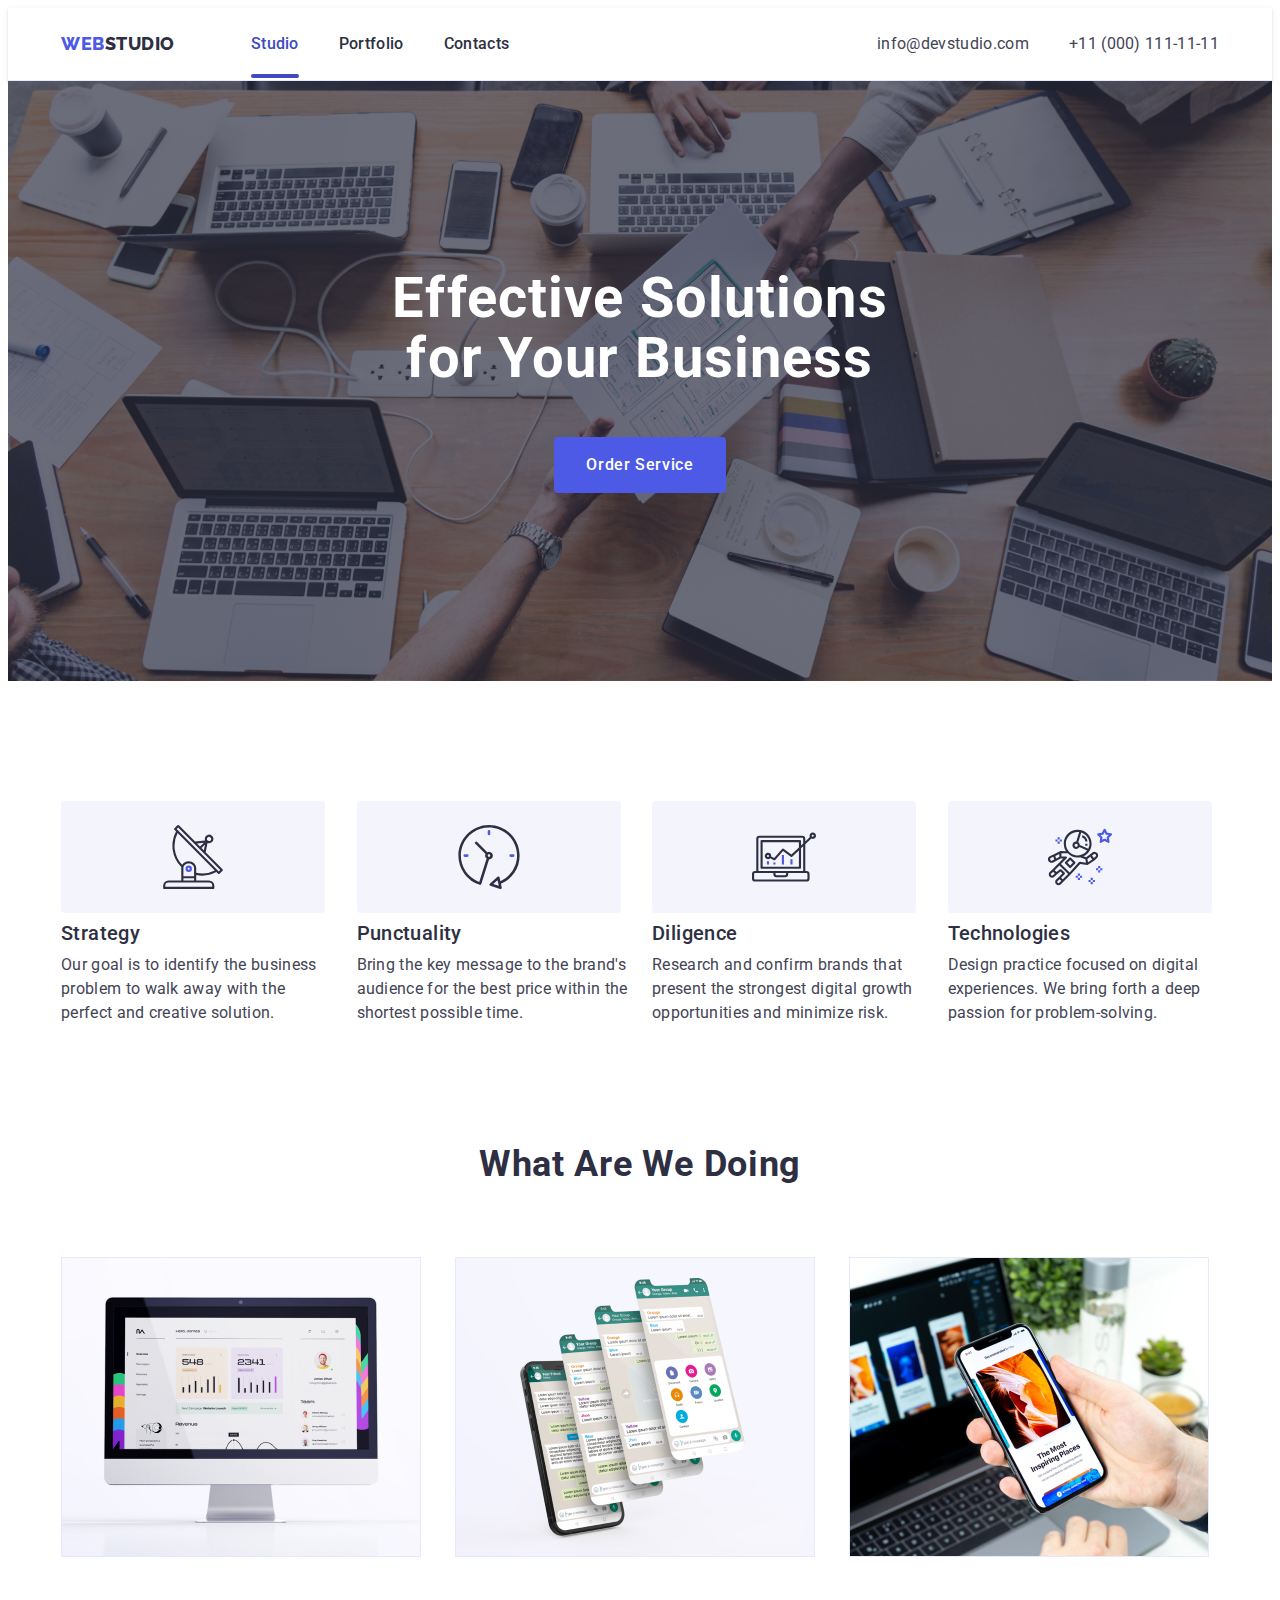
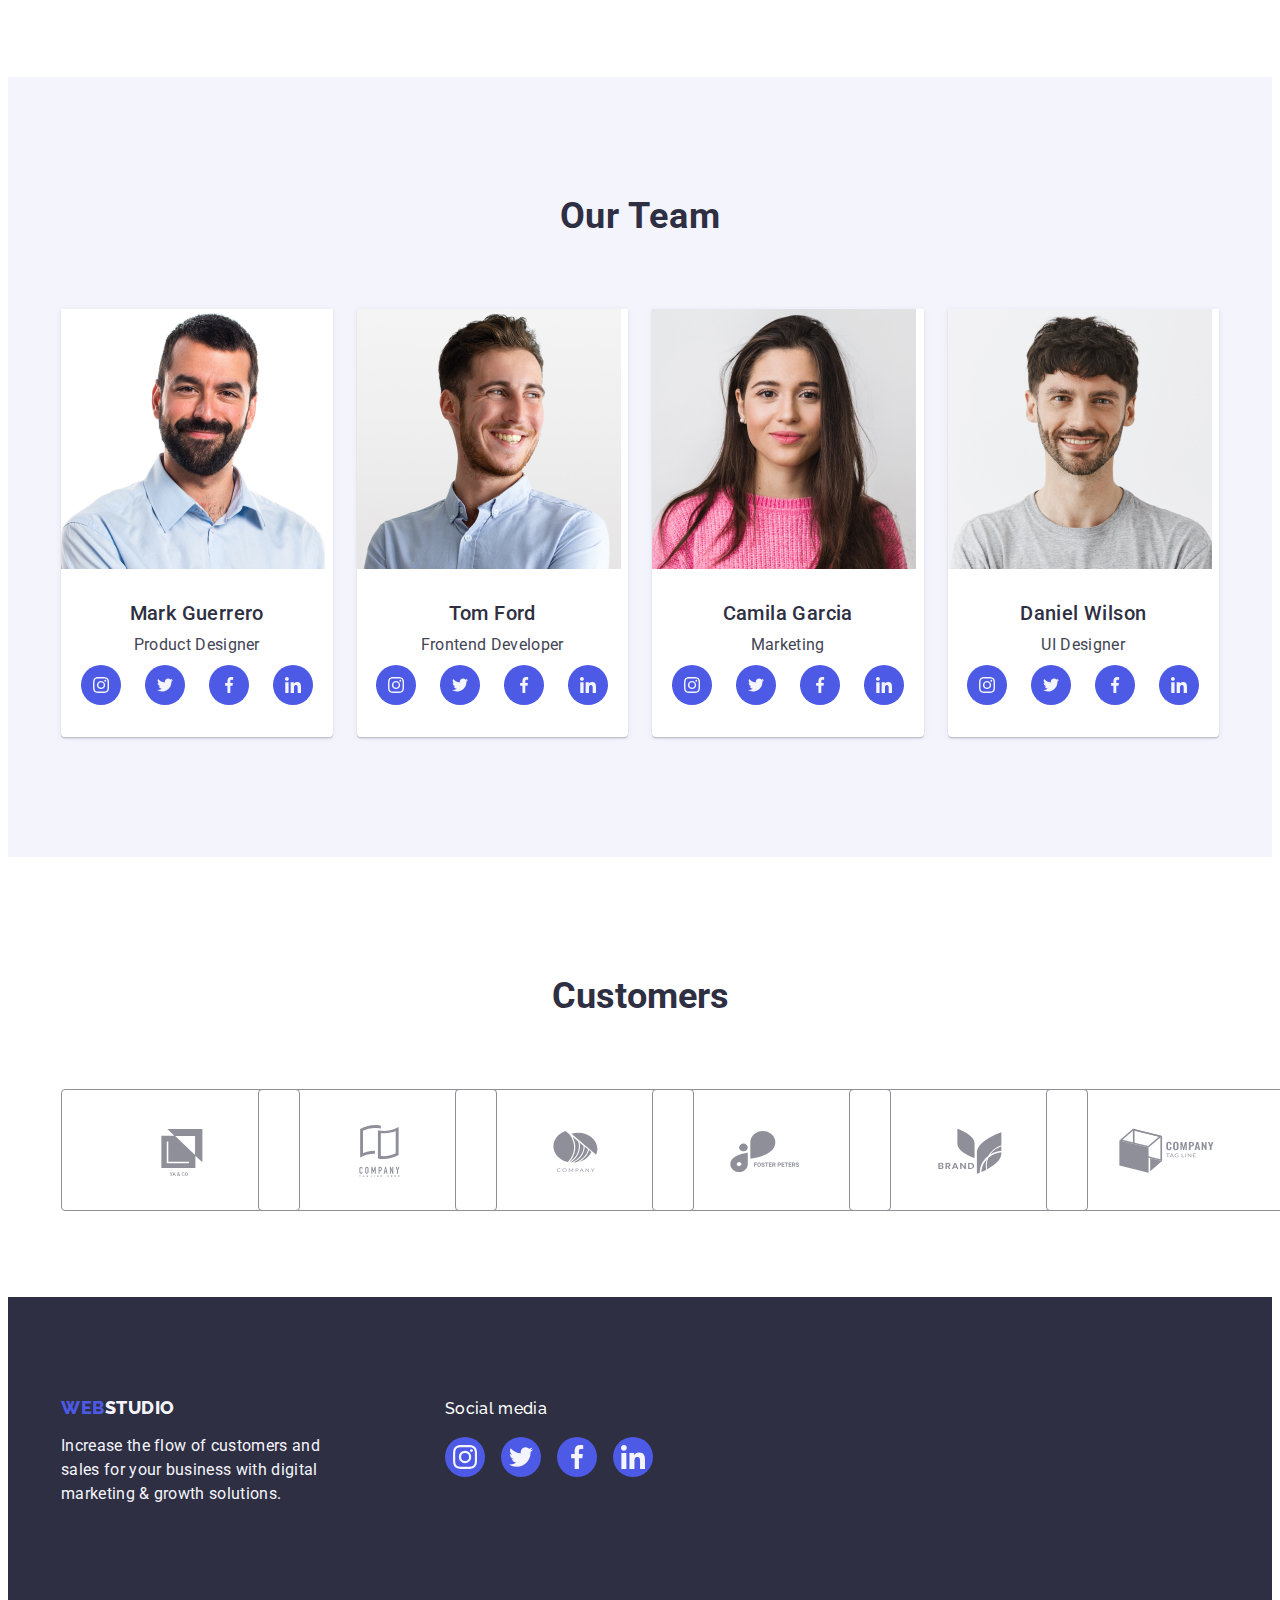
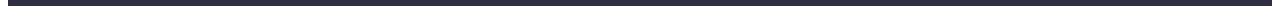
<file: index.html>
<!DOCTYPE html>
<html lang="en">
  <head>
    <meta charset="UTF-8" />
    <meta http-equiv="X-UA-Compatible" content="IE=edge" />
    <meta name="viewport" content="width=device-width, initial-scale=1.0" />
    <title>WebStudio</title>
    <link rel="preconnect" href="https://fonts.googleapis.com" />
    <link rel="preconnect" href="https://fonts.gstatic.com" crossorigin />
    <link
      href="https://fonts.googleapis.com/css2?family=Raleway:wght@800&display=swap"
      rel="stylesheet"
    />
    <link rel="preconnect" href="https://fonts.googleapis.com" />
    <link rel="preconnect" href="https://fonts.gstatic.com" crossorigin />
    <link
      href="https://fonts.googleapis.com/css2?family=Roboto:wght@400;500;700;900&display=swap"
      rel="stylesheet"
    />
    <link
      rel="stylesheet"
      href="https://cdnjs.cloudflare.com/ajax/libs/modern-normalize/2.0.0/modern-normalize.min.css"
      integrity="sha512-4xo8blKMVCiXpTaLzQSLSw3KFOVPWhm/TRtuPVc4WG6kUgjH6J03IBuG7JZPkcWMxJ5huwaBpOpnwYElP/m6wg=="
      crossorigin="anonymous"
      referrerpolicy="no-referrer"
    />
    <link rel="stylesheet" href="./css/styles.css" />
  </head>
  <body>
    <!--Header-->

    <header class="header">
      <div class="container header-container">
        <nav class="header-navigation">
          <a class="logo-web link" href="./index.html"
            >Web<span class="logo-studio link">Studio</span></a
          >
          <ul class="header-list list p-text">
            <li class="header-item">
              <a class="header-link page link" href="./index.html">Studio</a>
            </li>
            <li class="header-item">
              <a class="header-link link" href="./portfolio.html">Portfolio</a>
            </li>
            <li class="header-item">
              <a class="header-link link" href="">Contacts</a>
            </li>
          </ul>
        </nav>
        <address class="header-address p-text">
          <ul class="header-address-list list">
            <li>
              <a
                href="mailto:info@devstudio.com"
                class="header-address-link link"
                >info@devstudio.com
              </a>
            </li>
            <li>
              <a href="tel:+110001111111" class="header-address-link link">
                +11 (000) 111-11-11
              </a>
            </li>
          </ul>
        </address>
      </div>
    </header>
    <!-- Hero -->
    <main>
      <section class="hero">
        <div class="container">
          <h1 class="main-text">Effective Solutions for Your Business</h1>
          <button type="button" class="btn-hero header-link" data-modal-open>
            Order Service
          </button>
        </div>
      </section>
      <!-- Section 1 -->
      <section class="about">
        <div class="container">
          <h2 class="visually-hidden">Hello i`m ghost</h2>
          <ul class="about-list list">
            <li class="about-item">
              <div class="about-img">
                <svg width="64" height="64">
                  <use href="./images/icons.svg#icon-antenna"></use>
                </svg>
              </div>
              <h3 class="about-name">Strategy</h3>
              <p class="about-item-name p-text">
                Our goal is to identify the business problem to walk away with
                the perfect and creative solution.
              </p>
            </li>

            <li class="about-item">
              <div class="about-img">
                <svg width="64" height="64">
                  <use href="./images/icons.svg#icon-clock"></use>
                </svg>
              </div>
              <h3 class="about-name">Punctuality</h3>
              <p class="about-item-name p-text">
                Bring the key message to the brand's audience for the best price
                within the shortest possible time.
              </p>
            </li>

            <li class="about-item">
              <div class="about-img">
                <svg width="64" height="64">
                  <use href="./images/icons.svg#icon-diagram"></use>
                </svg>
              </div>
              <h3 class="about-name">Diligence</h3>
              <p class="about-item-name p-text">
                Research and confirm brands that present the strongest digital
                growth opportunities and minimize risk.
              </p>
            </li>

            <li class="about-item">
              <div class="about-img">
                <svg width="64" height="64">
                  <use href="./images/icons.svg#icon-astronaut"></use>
                </svg>
              </div>
              <h3 class="about-name">Technologies</h3>
              <p class="about-item-name p-text">
                Design practice focused on digital experiences. We bring forth a
                deep passion for problem-solving.
              </p>
            </li>
          </ul>
        </div>
      </section>

      <!-- Section 2 -->
      <section class="images">
        <div class="container">
          <h2 class="images-head">What are we doing</h2>
          <ul class="images-list list">
            <li class="images-item">
              <img
                src="./images/img1.jpg"
                alt="computer"
                width="360"
                height="300"
              />
            </li>
            <li class="images-item">
              <img
                src="./images/img2.jpg"
                alt="phone"
                width="360"
                height="300"
              />
            </li>
            <li class="images-item">
              <img
                src="./images/img3.jpg"
                alt="hand-with-phone"
                width="360"
                height="300"
              />
            </li>
          </ul>
        </div>
      </section>
      <!-- Section 3 -->
      <section class="team">
        <div class="container">
          <h2 class="team-name">Our Team</h2>
          <ul class="team-list list">
            <li class="team-item">
              <img
                class="team-image"
                src="./images/img4.jpg"
                alt="Mark Guerrero"
                width="264"
                height="260"
              />
              <div class="team-info">
                <h3 class="team-group">Mark Guerrero</h3>
                <p class="team-about p-text">Product Designer</p>
                <ul class="social-list list">
                  <li class="social-item">
                    <a class="social-link" href="">
                      <svg class="social-icon" width="16" height="16">
                        <use href="./images/icons.svg#icon-instagram"></use>
                      </svg>
                    </a>
                  </li>
                  <li class="social-item">
                    <a
                      class="social-link"
                      href=""
                      target="_blank"
                      rel="noopener noreferrer"
                    >
                      <svg class="social-icon" width="16" height="16">
                        <use href="./images/icons.svg#icon-twitter"></use>
                      </svg>
                    </a>
                  </li>
                  <li class="social-item">
                    <a class="social-link" href="">
                      <svg class="social-icon" width="16" height="16">
                        <use href="./images/icons.svg#icon-facebook"></use>
                      </svg>
                    </a>
                  </li>
                  <li class="social-item">
                    <a class="social-link" href="">
                      <svg class="social-icon" width="16" height="16">
                        <use href="./images/icons.svg#icon-linkedin"></use>
                      </svg>
                    </a>
                  </li>
                </ul>
              </div>
            </li>
            <li class="team-item">
              <img
                class="team-image"
                src="./images/img5.jpg"
                alt="Tom Ford"
                width="264"
                height="260"
              />
              <div class="team-info">
                <h3 class="team-group">Tom Ford</h3>
                <p class="team-about p-text">Frontend Developer</p>
                <ul class="social-list list">
                  <li class="social-item">
                    <a class="social-link" href="">
                      <svg class="social-icon" width="16" height="16">
                        <use href="./images/icons.svg#icon-instagram"></use>
                      </svg>
                    </a>
                  </li>
                  <li class="social-item">
                    <a
                      class="social-link"
                      href=""
                      target="_blank"
                      rel="noopener noreferrer"
                    >
                      <svg class="social-icon" width="16" height="16">
                        <use href="./images/icons.svg#icon-twitter"></use>
                      </svg>
                    </a>
                  </li>
                  <li class="social-item">
                    <a class="social-link" href="">
                      <svg class="social-icon" width="16" height="16">
                        <use href="./images/icons.svg#icon-facebook"></use>
                      </svg>
                    </a>
                  </li>
                  <li class="social-item">
                    <a class="social-link" href="">
                      <svg class="social-icon" width="16" height="16">
                        <use href="./images/icons.svg#icon-linkedin"></use>
                      </svg>
                    </a>
                  </li>
                </ul>
              </div>
            </li>
            <li class="team-item">
              <img
                class="team-image"
                src="./images/img6.jpg"
                alt="Camila Garcia"
                width="264"
                height="260"
              />
              <div class="team-info">
                <h3 class="team-group">Camila Garcia</h3>
                <p class="team-about p-text">Marketing</p>
                <ul class="social-list list">
                  <li class="social-item">
                    <a class="social-link" href="">
                      <svg class="social-icon" width="16" height="16">
                        <use href="./images/icons.svg#icon-instagram"></use>
                      </svg>
                    </a>
                  </li>
                  <li class="social-item">
                    <a
                      class="social-link"
                      href=""
                      target="_blank"
                      rel="noopener noreferrer"
                    >
                      <svg class="social-icon" width="16" height="16">
                        <use href="./images/icons.svg#icon-twitter"></use>
                      </svg>
                    </a>
                  </li>
                  <li class="social-item">
                    <a class="social-link" href="">
                      <svg class="social-icon" width="16" height="16">
                        <use href="./images/icons.svg#icon-facebook"></use>
                      </svg>
                    </a>
                  </li>
                  <li class="social-item">
                    <a class="social-link" href="">
                      <svg class="social-icon" width="16" height="16">
                        <use href="./images/icons.svg#icon-linkedin"></use>
                      </svg>
                    </a>
                  </li>
                </ul>
              </div>
            </li>
            <li class="team-item">
              <img
                class="team-image"
                src="./images/img7.jpg"
                alt="Daniel Wilson"
                width="264"
                height="260"
              />
              <div class="team-info">
                <h3 class="team-group">Daniel Wilson</h3>
                <p class="team-about p-text">UI Designer</p>
                <ul class="social-list list">
                  <li class="social-item">
                    <a
                      class="social-link"
                      href=""
                      target="_blank"
                      rel="noopener noreferrer"
                    >
                      <svg class="social-icon" width="16" height="16">
                        <use href="./images/icons.svg#icon-instagram"></use>
                      </svg>
                    </a>
                  </li>
                  <li class="social-item">
                    <a
                      class="social-link"
                      href=""
                      target="_blank"
                      rel="noopener noreferrer"
                    >
                      <svg class="social-icon" width="16" height="16">
                        <use href="./images/icons.svg#icon-twitter"></use>
                      </svg>
                    </a>
                  </li>
                  <li class="social-item">
                    <a
                      class="social-link"
                      href=""
                      target="_blank"
                      rel="noopener noreferrer"
                    >
                      <svg class="social-icon" width="16" height="16">
                        <use href="./images/icons.svg#icon-facebook"></use>
                      </svg>
                    </a>
                  </li>
                  <li class="social-item">
                    <a
                      class="social-link"
                      href=""
                      target="_blank"
                      rel="noopener noreferrer"
                    >
                      <svg class="social-icon" width="16" height="16">
                        <use href="./images/icons.svg#icon-linkedin"></use>
                      </svg>
                    </a>
                  </li>
                </ul>
              </div>
            </li>
          </ul>
        </div>
      </section>
      <!-- Section 4 -->
      <section class="customers">
        <div class="customers-container container">
          <h2 class="customers-main">Customers</h2>
          <ul class="customers-list list">
            <li class="customers-item">
              <a
                class="customers-link"
                href=""
                target="_blank"
                rel="noopener noreferrer"
              >
                <svg class="customers-ico" width="104" height="56">
                  <use href="./images/icons.svg#icon-logo"></use></svg
              ></a>
            </li>
            <li class="customers-item">
              <a
                class="customers-link"
                href=""
                target="_blank"
                rel="noopener noreferrer"
              >
                <svg class="customers-ico" width="104" height="56">
                  <use href="./images/icons.svg#icon-logo-2"></use></svg
              ></a>
            </li>
            <li class="customers-item">
              <a
                class="customers-link"
                href=""
                target="_blank"
                rel="noopener noreferrer"
              >
                <svg class="customers-ico" width="104" height="56">
                  <use href="./images/icons.svg#icon-logo-3"></use></svg
              ></a>
            </li>
            <li class="customers-item">
              <a
                class="customers-link"
                href=""
                target="_blank"
                rel="noopener noreferrer"
                ><svg class="customers-ico" width="104" height="56">
                  <use href="./images/icons.svg#icon-logo-4"></use></svg
              ></a>
            </li>
            <li class="customers-item">
              <a
                class="customers-link"
                href=""
                target="_blank"
                rel="noopener noreferrer"
              >
                <svg class="customers-ico" width="104" height="56">
                  <use href="./images/icons.svg#icon-logo-5"></use></svg
              ></a>
            </li>
            <li class="customers-item">
              <a
                class="customers-link"
                href=""
                target="_blank"
                rel="noopener noreferrer"
                ><svg class="customers-ico" width="104" height="56">
                  <use href="./images/icons.svg#icon-logo-6"></use></svg
              ></a>
            </li>
          </ul>
        </div>
      </section>
    </main>
    <!-- Footer -->
    <footer class="footer">
      <div class="footer-container container">
        <div class="footer-main">
          <a href="./index.html" class="footer-logo-web link"
            >Web<span class="footer-logo-studio link">Studio</span></a
          >
          <p class="footer-about p-text">
            Increase the flow of customers and sales for your business with
            digital marketing & growth solutions.
          </p>
        </div>
        <div class="footer-second-main">
          <p class="footer-social">Social media</p>
          <ul class="social-media-list list">
            <li class="social-media-item">
              <a
                class="social-media-link"
                href=""
                target="_blank"
                rel="noopener noreferrer"
              >
                <svg class="social-media-icon" width="24" height="24">
                  <use href="./images/icons.svg#icon-instagram"></use>
                </svg>
              </a>
            </li>
            <li class="social-media-item">
              <a
                class="social-media-link"
                href=""
                target="_blank"
                rel="noopener noreferrer"
              >
                <svg class="social-media-icon" width="24" height="24">
                  <use href="./images/icons.svg#icon-twitter"></use>
                </svg>
              </a>
            </li>
            <li class="social-media-item">
              <a
                class="social-media-link"
                href=""
                target="_blank"
                rel="noopener noreferrer"
              >
                <svg class="social-media-icon" width="24" height="24">
                  <use href="./images/icons.svg#icon-facebook"></use>
                </svg>
              </a>
            </li>
            <li class="social-media-item">
              <a
                class="social-media-link"
                href=""
                target="_blank"
                rel="noopener noreferrer"
              >
                <svg class="social-media-icon" width="24" height="24">
                  <use href="./images/icons.svg#icon-linkedin"></use>
                </svg>
              </a>
            </li>
          </ul>
        </div>
      </div>
    </footer>
    <div class="backdrop is-hidden" data-modal>
      <div class="modal">
        <button type="button" class="modal-close" data-modal-close="">
          <svg class="modal-button" width="8" height="8">
            <use href="./images/icons.svg#icon-close-black"></use>
          </svg>
        </button>
      </div>
    </div>
    <script src="./js/modal.js"></script>
  </body>
</html>
</file>
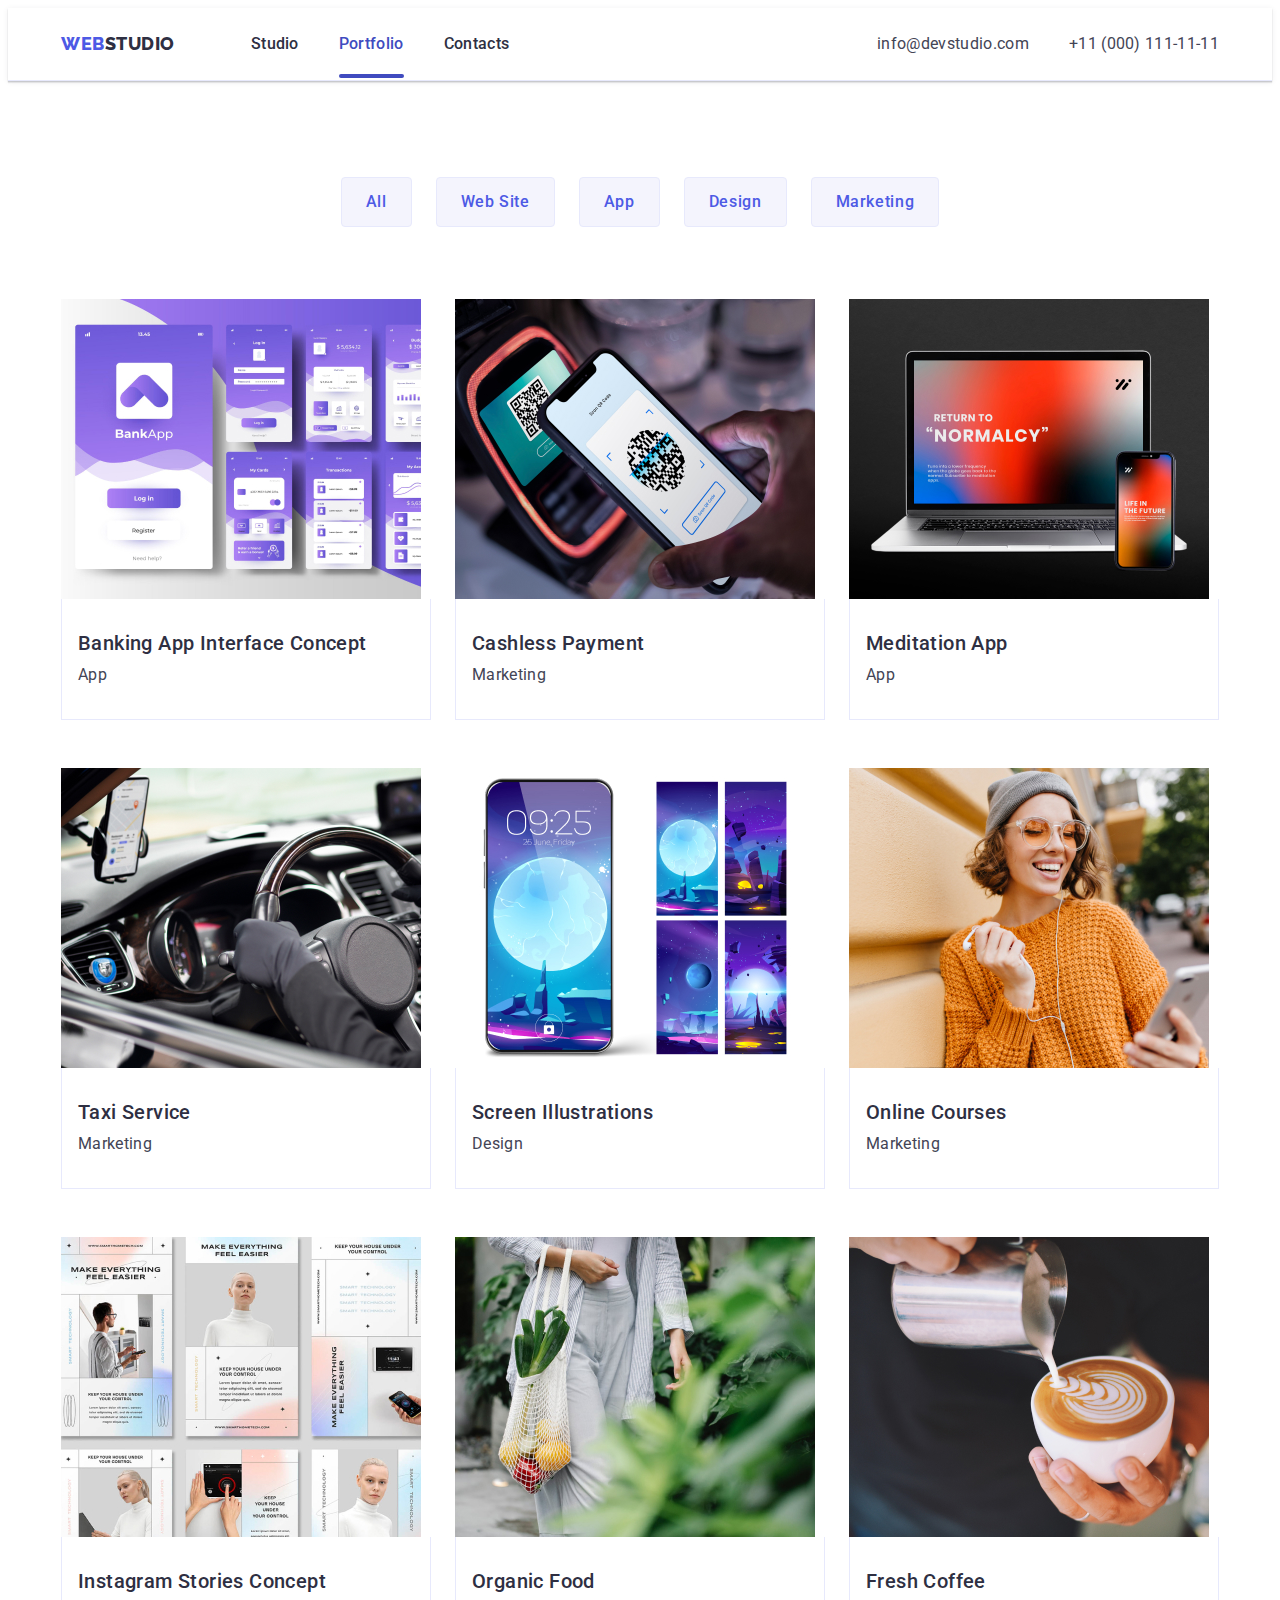
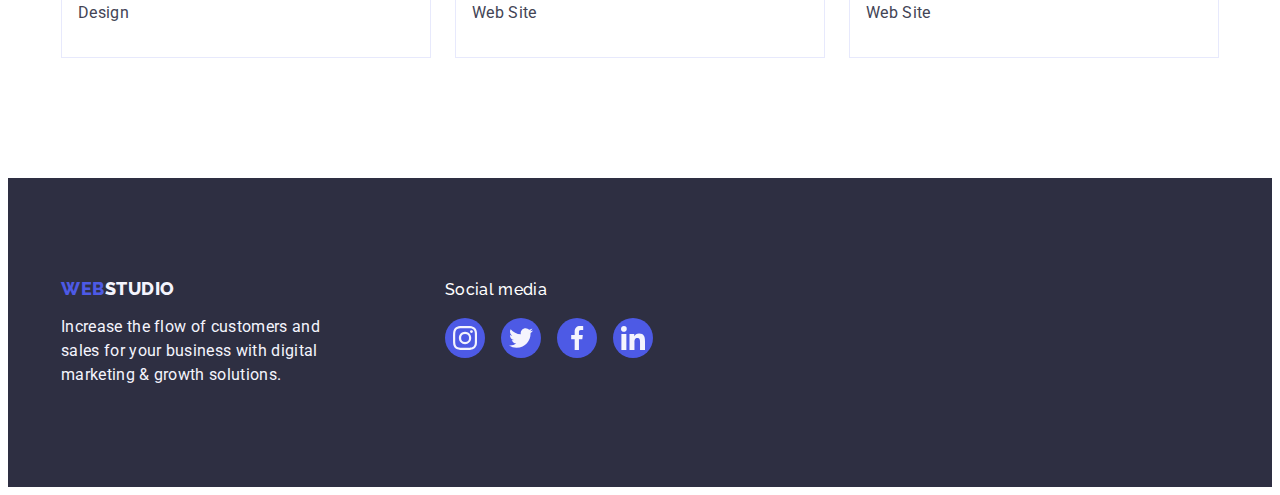
<file: portfolio.html>
<!DOCTYPE html>
<html lang="en">
  <head>
    <meta charset="UTF-8" />
    <meta http-equiv="X-UA-Compatible" content="IE=edge" />
    <meta name="viewport" content="width=device-width, initial-scale=1.0" />
    <title>Portfolio</title>
    <link rel="preconnect" href="https://fonts.googleapis.com" />
    <link rel="preconnect" href="https://fonts.gstatic.com" crossorigin />
    <link
      href="https://fonts.googleapis.com/css2?family=Raleway:wght@800&display=swap"
      rel="stylesheet"
    />
    <link rel="preconnect" href="https://fonts.googleapis.com" />
    <link rel="preconnect" href="https://fonts.gstatic.com" crossorigin />
    <link
      href="https://fonts.googleapis.com/css2?family=Roboto:wght@400;500;700;900&display=swap"
      rel="stylesheet"
    />
    <link
      rel="stylesheet"
      href="https://cdnjs.cloudflare.com/ajax/libs/modern-normalize/2.0.0/modern-normalize.min.css"
      integrity="sha512-4xo8blKMVCiXpTaLzQSLSw3KFOVPWhm/TRtuPVc4WG6kUgjH6J03IBuG7JZPkcWMxJ5huwaBpOpnwYElP/m6wg=="
      crossorigin="anonymous"
      referrerpolicy="no-referrer"
    />
    <link rel="stylesheet" href="./css/styles.css" />
  </head>
  <body>
    <!--Header-->

    <header class="header">
      <div class="container header-container">
        <nav class="header-navigation">
          <a class="logo-web link" href="./index.html"
            >Web<span class="logo-studio link">Studio</span></a
          >
          <ul class="header-list list">
            <li class="header-item">
              <a class="header-link link" href="./index.html">Studio</a>
            </li>
            <li class="header-item">
              <a class="header-link page link" href="./portfolio.html"
                >Portfolio</a
              >
            </li>
            <li class="header-item">
              <a class="header-link link" href="">Contacts</a>
            </li>
          </ul>
        </nav>
        <address class="header-address p-text">
          <ul class="header-address-list list">
            <li>
              <a
                href="mailto:info@devstudio.com"
                class="header-address-link link"
                >info@devstudio.com
              </a>
            </li>
            <li>
              <a href="tel:+110001111111" class="header-address-link link">
                +11 (000) 111-11-11
              </a>
            </li>
          </ul>
        </address>
      </div>
    </header>
    <main>
      <!--Filters-->
      <section class="portfolio link list">
        <div class="container">
          <h1 hidden>Sweet-baby</h1>
          <ul class="button-list list">
            <li><button type="button" class="btn">All</button></li>
            <li><button type="button" class="btn">Web Site</button></li>
            <li><button type="button" class="btn">App</button></li>
            <li><button type="button" class="btn">Design</button></li>
            <li><button type="button" class="btn">Marketing</button></li>
          </ul>
          <ul class="portfolio-list list">
            <li class="portfolio-item">
              <a href="" class="portfolio-link link">
                <div class="portfolio-container">
                  <img src="./images/img9.jpg" alt="bank-app" width="360" />
                  <p class="portfolio-hiden-text p-text">
                    14 Stylish and User-Friendly App Design Concepts · Task
                    Manager App · Calorie Tracker App · Exotic Fruit Ecommerce
                    App · Cloud Storage App
                  </p>
                </div>
                <div class="portfolio-info">
                  <h2 class="portfolio-name">Banking App Interface Concept</h2>
                  <p class="portfolio-text p-text">App</p>
                </div>
              </a>
            </li>
            <li class="portfolio-item">
              <a href="" class="portfolio-link link">
                <div class="portfolio-container">
                  <img
                    src="./images/img10.jpg"
                    alt="cashless-payment"
                    width="360"
                  />
                  <p class="portfolio-hiden-text p-text">
                    14 Stylish and User-Friendly App Design Concepts · Task
                    Manager App · Calorie Tracker App · Exotic Fruit Ecommerce
                    App · Cloud Storage App
                  </p>
                </div>
                <div class="portfolio-info">
                  <h2 class="portfolio-name">Cashless Payment</h2>
                  <p class="portfolio-text p-text">Marketing</p>
                </div>
              </a>
            </li>
            <li class="portfolio-item">
              <a href="" class="portfolio-link link">
                <div class="portfolio-container">
                  <img
                    src="./images/img11.jpg"
                    alt="meditation-app"
                    width="360"
                  />
                  <p class="portfolio-hiden-text p-text">
                    14 Stylish and User-Friendly App Design Concepts · Task
                    Manager App · Calorie Tracker App · Exotic Fruit Ecommerce
                    App · Cloud Storage App
                  </p>
                </div>
                <div class="portfolio-info">
                  <h2 class="portfolio-name">Meditation App</h2>
                  <p class="portfolio-text p-text">App</p>
                </div>
              </a>
            </li>
            <li class="portfolio-item">
              <a href="" class="portfolio-link link">
                <div class="portfolio-container">
                  <img
                    src="./images/img12.jpg"
                    alt="taxi-service"
                    width="360"
                  />
                  <p class="portfolio-hiden-text p-text">
                    14 Stylish and User-Friendly App Design Concepts · Task
                    Manager App · Calorie Tracker App · Exotic Fruit Ecommerce
                    App · Cloud Storage App
                  </p>
                </div>
                <div class="portfolio-info">
                  <h2 class="portfolio-name">Taxi Service</h2>
                  <p class="portfolio-text p-text">Marketing</p>
                </div>
              </a>
            </li>
            <li class="portfolio-item">
              <a href="" class="portfolio-link link">
                <div class="portfolio-container">
                  <img
                    src="./images/img13.jpg"
                    alt="screen-illustrations"
                    width="360"
                  />
                  <p class="portfolio-hiden-text p-text">
                    14 Stylish and User-Friendly App Design Concepts · Task
                    Manager App · Calorie Tracker App · Exotic Fruit Ecommerce
                    App · Cloud Storage App
                  </p>
                </div>
                <div class="portfolio-info">
                  <h2 class="portfolio-name">Screen Illustrations</h2>
                  <p class="portfolio-text p-text">Design</p>
                </div>
              </a>
            </li>
            <li class="portfolio-item">
              <a href="" class="portfolio-link link">
                <div class="portfolio-container">
                  <img
                    src="./images/img14.jpg"
                    alt="online-courses"
                    width="360"
                  />
                  <p class="portfolio-hiden-text p-text">
                    14 Stylish and User-Friendly App Design Concepts · Task
                    Manager App · Calorie Tracker App · Exotic Fruit Ecommerce
                    App · Cloud Storage App
                  </p>
                </div>
                <div class="portfolio-info">
                  <h2 class="portfolio-name">Online Courses</h2>
                  <p class="portfolio-text p-text">Marketing</p>
                </div>
              </a>
            </li>
            <li class="portfolio-item">
              <a href="" class="portfolio-link link">
                <div class="portfolio-container">
                  <img
                    src="./images/img15.jpg"
                    alt="instagram-stories"
                    width="360"
                  />
                  <p class="portfolio-hiden-text p-text">
                    14 Stylish and User-Friendly App Design Concepts · Task
                    Manager App · Calorie Tracker App · Exotic Fruit Ecommerce
                    App · Cloud Storage App
                  </p>
                </div>
                <div class="portfolio-info">
                  <h2 class="portfolio-name">Instagram Stories Concept</h2>
                  <p class="portfolio-text p-text">Design</p>
                </div>
              </a>
            </li>
            <li class="portfolio-item">
              <a href="" class="portfolio-link link">
                <div class="portfolio-container">
                  <img
                    src="./images/img16.jpg"
                    alt="organic-food"
                    width="360"
                  />
                  <p class="portfolio-hiden-text p-text">
                    14 Stylish and User-Friendly App Design Concepts · Task
                    Manager App · Calorie Tracker App · Exotic Fruit Ecommerce
                    App · Cloud Storage App
                  </p>
                </div>
                <div class="portfolio-info">
                  <h2 class="portfolio-name">Organic Food</h2>
                  <p class="portfolio-text p-text">Web Site</p>
                </div>
              </a>
            </li>
            <li class="portfolio-item">
              <a href="" class="portfolio-link link">
                <div class="portfolio-container">
                  <img
                    src="./images/img17.jpg"
                    alt="fresh-coffee"
                    width="360"
                  />
                  <p class="portfolio-hiden-text p-text">
                    14 Stylish and User-Friendly App Design Concepts · Task
                    Manager App · Calorie Tracker App · Exotic Fruit Ecommerce
                    App · Cloud Storage App
                  </p>
                </div>
                <div class="portfolio-info">
                  <h2 class="portfolio-name">Fresh Coffee</h2>
                  <p class="portfolio-text p-text">Web Site</p>
                </div>
              </a>
            </li>
          </ul>
        </div>
      </section>
    </main>
    <!-- Footer -->
    <footer class="footer">
      <div class="footer-container container">
        <div class="footer-main">
          <a href="./index.html" class="footer-logo-web link"
            >Web<span class="footer-logo-studio link">Studio</span></a
          >
          <p class="footer-about p-text">
            Increase the flow of customers and sales for your business with
            digital marketing & growth solutions.
          </p>
        </div>
        <div class="footer-second-main">
          <p class="footer-social">Social media</p>
          <ul class="social-media-list list">
            <li class="social-media-item">
              <a
                class="social-media-link"
                href=""
                target="_blank"
                rel="noopener noreferrer"
              >
                <svg class="social-media-icon" width="24" height="24">
                  <use href="./images/icons.svg#icon-instagram"></use>
                </svg>
              </a>
            </li>
            <li class="social-media-item">
              <a
                class="social-media-link"
                href=""
                target="_blank"
                rel="noopener noreferrer"
              >
                <svg class="social-media-icon" width="24" height="24">
                  <use href="./images/icons.svg#icon-twitter"></use>
                </svg>
              </a>
            </li>
            <li class="social-media-item">
              <a
                class="social-media-link"
                href=""
                target="_blank"
                rel="noopener noreferrer"
              >
                <svg class="social-media-icon" width="24" height="24">
                  <use href="./images/icons.svg#icon-facebook"></use>
                </svg>
              </a>
            </li>
            <li class="social-media-item">
              <a
                class="social-media-link"
                href=""
                target="_blank"
                rel="noopener noreferrer"
              >
                <svg class="social-media-icon" width="24" height="24">
                  <use href="./images/icons.svg#icon-linkedin"></use>
                </svg>
              </a>
            </li>
          </ul>
        </div>
      </div>
    </footer>
  </body>
</html>
</file>
<file: css/styles.css>
:root {
  --first-title-color: #2e2f42;
  --second-tittle-color: #434455;
  --accent-color: #404bbf;
  --blue-second-color: #4d5ae5;
  --primary-white-color: #ffffff;
  --second-white-color: #f4f4fd;
}

body {
  font-family: "Roboto", sans-serif;
  color: #434455;
  background-color: #ffffff;
  font-style: normal;
}
p,
h1,
h2,
h3,
h4,
h5,
h6 {
  margin: 0;
}

ul,
ol {
  margin: 0;
  padding: 0;
}

img {
  display: block;
}

.p-text {
  font-size: 16px;
  line-height: 1.5;
  letter-spacing: 0.02em;
}

.list {
  list-style: none;
}

.link {
  text-decoration: none;
}

.container-1 {
  width: 1470px;
  padding-left: 15px;
  padding-right: 15px;
  margin: 0 auto;
}

.container {
  width: 1158px;
  padding-left: 15px;
  padding-right: 15px;
  margin: 0 auto;
}

/**-----------------HEADER-------------*/

.header {
  font-family: "Raleway", sans-serif;
  border-bottom: 1px solid #e7e9fc;
  padding-top: 24px;
  padding-bottom: 24px;
  box-shadow: 0px 2px 1px rgba(46, 47, 66, 0.08),
    0px 1px 1px rgba(46, 47, 66, 0.16), 0px 1px 6px rgba(46, 47, 66, 0.08);
}

.header-container {
  display: flex;
  align-items: center;
}

.header-navigation {
  display: flex;
  align-items: center;
}

.header-list {
  font-weight: 500;
  font-family: "Roboto", sans-serif;
  display: flex;
  align-items: center;
  gap: 40px;
  margin-right: 332px;
}

.logo-web {
  font-weight: 800;
  font-size: 18px;
  line-height: 1.17;
  letter-spacing: 0.03em;
  text-transform: uppercase;
  color: var(--blue-second-color);
  text-decoration: none;
  margin-right: 76px;
}

.logo-studio {
  font-weight: 800;
  font-size: 18px;
  line-height: 1.17;
  letter-spacing: 0.03em;
  text-decoration: none;
  color: var(--first-title-color);
  padding-top: 24px;
  padding-bottom: 24px;
}

.header-link {
  font-family: "Roboto", sans-serif;
  font-weight: 500;
  font-size: 16px;
  line-height: 1.5;
  letter-spacing: 0.02em;
  color: var(--first-title-color);
  padding-top: 24px;
  padding-bottom: 24px;
  position: relative;
  transition: color 250ms cubic-bezier(0.4, 0, 0.2, 1);
}

.header-link:is(:hover, :focus) {
  color: #404bbf;
  transition: transform 250ms cubic-bezier(0.4, 0, 0.2, 1);
}

.header-navigation .page {
  color: var(--accent-color);
}

.header-navigation .page::after {
  content: "";
  position: absolute;
  bottom: -1px;
  left: 0;
  width: 100%;
  height: 4px;
  background-color: var(--accent-color);
  border-radius: 2px;
}

.header-address {
  font-family: "Roboto", sans-serif;
  margin-left: auto;
  font-style: normal;
  font-weight: 400;
}

.header-address-list {
  display: flex;
  align-items: center;
  gap: 40px;
}

.header-address-link:is(:hover, :focus) {
  color: #404bbf;
}

.header-address-link {
  color: var(--second-tittle-color);
  padding-top: 24px;
  padding-bottom: 24px;
  transition: color 250ms cubic-bezier(0.4, 0, 0.2, 1);
}

/**-----------------HERO-------------*/

.hero {
  background: var(--first-title-color);
  padding-top: 188px;
  padding-bottom: 188px;
  background-image: linear-gradient(
      rgba(46, 47, 66, 0.7),
      rgba(46, 47, 66, 0.7)
    ),
    url(../images/people-office.jpg);
  background-repeat: no-repeat;
  background-position: center;
  background-size: cover;
  display: flex;
  max-width: 1440px;
  margin: 0 auto;
}

.main-text {
  font-size: 56px;
  line-height: 1.07;
  letter-spacing: 0.02em;
  text-align: center;
  color: #ffffff;
  max-width: 496px;
  margin: 0 auto;
  margin-bottom: 48px;
}

.btn-hero {
  background-color: var(--blue-second-color);
  font-family: inherit;
  font-weight: 500;
  font-size: 16px;
  line-height: 1.5;
  letter-spacing: 0.04em;
  color: #ffffff;
  cursor: pointer;
  display: block;
  border-radius: 4px;
  border: none;
  height: 56px;
  min-width: 169px;
  margin: 0 auto;
  padding: 16px 32px;
  gap: 10px;
  transition: background-color 250ms cubic-bezier(0.4, 0, 0.2, 1);
}

.btn-hero:is(:hover, :focus) {
  color: #ffffff;
}

.visually-hidden {
  position: absolute;
  width: 1px;
  height: 1px;
  margin: -1px;
  border: 0;
  padding: 0;
  white-space: nowrap;
  clip-path: inset(100%);
  clip: rect(0 0 0 0);
  overflow: hidden;
}

.about {
  padding-top: 120px;
  padding-bottom: 120px;
}

.about-list {
  display: flex;
  gap: 24px;
}

.about-item {
  width: calc((100% - 72px) / 4);
}

.about-img {
  display: flex;
  align-items: center;
  justify-content: center;
  height: 112px;
  width: 264px;
  background-color: var(--second-white-color);
  border-radius: 4px;
  margin-bottom: 8px;
}

.about-name {
  font-weight: 500;
  font-size: 20px;
  line-height: 1.2;
  letter-spacing: 0.02em;
  color: var(--first-title-color);
  margin-bottom: 8px;
}

.about-item-name {
  color: var(--second-tittle-color);
  font-family: "Roboto", sans-serif;
}

.images-list {
  display: flex;
  gap: 24px;
}

.images {
  padding-bottom: 120px;
}

.images-head {
  margin-bottom: 72px;
  font-size: 36px;
  line-height: 1.11;
  letter-spacing: 0.02em;
  text-align: center;
  text-transform: capitalize;
  color: var(--first-title-color);
}

.images-item {
  width: calc((100% - 24px) / 3);
}

.team {
  background: var(--second-white-color);
  padding-top: 120px;
  padding-bottom: 120px;
}

.team-name {
  margin-bottom: 72px;
  font-size: 36px;
  line-height: 1.11;
  text-align: center;
  letter-spacing: 0.02em;
  text-transform: capitalize;
  color: var(--first-title-color);
}

.team-list {
  display: flex;
  gap: 24px;
}

.team-group {
  font-weight: 500;
  font-size: 20px;
  line-height: 1.2;
  letter-spacing: 0.02em;
  color: var(--first-title-color);
  margin-bottom: 8px;
  text-align: center;
}

.team-item {
  width: calc((100% - 72px) / 4);
  background: #ffffff;
  border-radius: 0px 0px 4px 4px;
  box-shadow: 0px 1px 6px rgba(46, 47, 66, 0.08),
    0px 1px 1px rgba(46, 47, 66, 0.16), 0px 2px 1px rgba(46, 47, 66, 0.08);
}

.team-about {
  color: var(--second-tittle-color);
  text-align: center;
  margin-bottom: 8px;
}

.social-list {
  display: flex;
  justify-content: center;
  gap: 24px;
}

.social-item {
  width: 40px;
  height: 40px;
}

.social-link {
  width: 100%;
  height: 100%;
  background-color: var(--blue-second-color);
  border-radius: 50%;
  display: flex;
  align-items: center;
  justify-content: center;
  transition: background-color 250ms cubic-bezier(0.4, 0, 0.2, 1);
}

.social-link:is(:hover, :focus) {
  background-color: var(--accent-color);
}

.social-icon {
  fill: var(--second-white-color);
}

.customers {
  padding: 120px 0 120px;
}

.customers-main {
  font-size: 36px;
  line-height: 1.11;
  text-align: center;
  margin-bottom: 72px;
  color: var(--first-title-color);
}

.customers-list {
  display: flex;
  justify-content: center;
  gap: 24px;
}

.customers-item {
  width: calc((100% - 120px) / 6);
  height: 88px;
}

.customers-link {
  width: 100%;
  height: 100%;
  display: flex;
  align-items: center;
  justify-content: center;
  border-radius: 4px;
  border: 1px solid #8e8f99;
  color: #8e8f99;
  padding: 16px 32px;
  transition: border-color 250ms cubic-bezier(0.4, 0, 0.2, 1),
    color 250ms cubic-bezier(0.4, 0, 0.2, 1);
}

.customers-ico {
  fill: currentColor;
}

.customers-link:is(:hover, :focus) {
  border-color: var(--accent-color);
  color: var(--accent-color);
}

.team-info {
  padding: 32px 16px 32px 16px;
}

/**-----------------FOOTER-------------*/

.footer {
  font-family: "Raleway", sans-serif;
  background: var(--first-title-color);
  padding-top: 100px;
  padding-bottom: 100px;
}

.footer-logo-web {
  font-weight: 800;
  font-size: 18px;
  line-height: 1.17;
  letter-spacing: 0.03em;
  text-transform: uppercase;
  color: var(--blue-second-color);
  text-decoration: none;
  display: inline-block;
  margin-bottom: 16px;
}

.footer-logo-studio {
  font-weight: 800;
  font-size: 18px;
  line-height: 1.17;
  letter-spacing: 0.03em;
  text-decoration: none;
  text-transform: uppercase;
  color: var(--second-white-color);
}

.footer-about {
  color: var(--second-white-color);
  font-family: "Roboto", sans-serif;
  max-width: 264px;
}

.footer-container {
  display: flex;
  align-items: baseline;
}

.footer-main {
  margin-right: 120px;
}

.footer-social {
  font-weight: 500;
  font-size: 16px;
  line-height: 1.5;
  letter-spacing: 0.02em;
  color: var(--primary-white-color);
  margin-bottom: 16px;
}

.social-media-list {
  display: flex;
  gap: 16px;
}

.social-media-item {
  width: 40px;
  height: 40px;
}

.social-media-link {
  width: 100%;
  height: 100%;
  background-color: var(--blue-second-color);
  border-radius: 50%;
  display: flex;
  align-items: center;
  justify-content: center;
  transition: background-color 250ms cubic-bezier(0.4, 0, 0.2, 1);
}

.social-media-link:is(:hover, :focus) {
  background-color: #31d0aa;
}

.social-media-icon {
  fill: var(--second-white-color);
}

/**-----------------PORTFOLIO-------------*/

.portfolio {
  padding-top: 96px;
  padding-bottom: 120px;
}

.button-list {
  display: flex;
  justify-content: center;
  gap: 24px;
  margin-bottom: 72px;
}

.btn {
  background-color: var(--second-white-color);
  font-family: "Roboto", sans-serif;
  font-weight: 500;
  font-size: 16px;
  line-height: 1.5;
  text-align: center;
  letter-spacing: 0.04em;
  color: var(--blue-second-color);
  cursor: pointer;
  padding: 12px 24px 12px 24px;
  border: 1px solid #e7e9fc;
  border-radius: 4px;
  transition: color 250ms cubic-bezier(0.4, 0, 0.2, 1),
    background-color 250ms cubic-bezier(0.4, 0, 0.2, 1),
    border-color 250ms cubic-bezier(0.4, 0, 0.2, 1),
    box-shadow 250ms cubic-bezier(0.4, 0, 0.2, 1);
}

.btn:hover,
.btn:focus {
  background-color: var(--accent-color);
  color: var(--primary-white-color);
  border: 1px solid transparent;
  box-shadow: 0px 3px 1px rgba(0, 0, 0, 0.1), 0px 2px 1px rgba(0, 0, 0, 0.08),
    0px 2px 2px rgba(0, 0, 0, 0.12);
}

.portfolio-list {
  display: flex;
  column-gap: 24px;
  flex-wrap: wrap;
  row-gap: 48px;
}

.portfolio-item {
  width: calc((100% - 48px) / 3);
}

.portfolio-item:hover .portfolio-hiden-text {
  transform: translateY(0);
}

.portfolio-link {
  display: block;
  transition: box-shadow 250ms cubic-bezier(0.4, 0, 0.2, 1);
}

.portfolio-container {
  position: relative;
  overflow: hidden;
}

.portfolio-hiden-text {
  position: absolute;
  top: 0;
  color: var(--second-white-color);
  font-size: 16px;
  line-height: 1.5;
  letter-spacing: 0.02em;
  background-color: var(--blue-second-color);
  height: 100%;
  transform: translateY(100%);
  transition: transform 250ms cubic-bezier(0.4, 0, 0.2, 1);
  padding: 40px 32px;
}

.portfolio-link:is(:hover, :focus) .portfolio-hiden-text {
  transform: translateY(0%);
  box-shadow: 0px 1px 6px rgba(46, 47, 66, 0.08),
    0px 1px 1px rgba(46, 47, 66, 0.16), 0px 2px 1px rgba(46, 47, 66, 0.08);
}

.portfolio-info {
  padding: 32px 16px;
  border: 1px solid #e7e9fc;
  border-top: none;
}

.portfolio-name {
  font-family: "Roboto", sans-serif;
  font-weight: 500;
  font-size: 20px;
  line-height: 1.2;
  letter-spacing: 0.02em;
  color: var(--first-title-color);
  margin-bottom: 8px;
}

.portfolio-text {
  color: var(--second-tittle-color);
  font-family: "Roboto", sans-serif;
}

.social-media-icon {
  transition: fill 250ms cubic-bezier(0.4, 0, 0.2, 1);
}

/**-----------------MODAL-------------*/

.backdrop {
  position: fixed;
  width: 100%;
  height: 100%;
  background-color: rgba(46, 47, 66, 0.4);
  top: 0;
  transition: opacity 250ms cubic-bezier(0.4, 0, 0.2, 1),
    visibility 250ms cubic-bezier(0.4, 0, 0.2, 1);
}

.modal {
  position: absolute;
  top: 50%;
  left: 50%;
  width: 408px;
  min-height: 584px;
  background-color: #fcfcfc;
  box-shadow: 0px 1px 1px rgba(0, 0, 0, 0.14), 0px 1px 3px rgba(0, 0, 0, 0.12),
    0px 2px 1px rgba(0, 0, 0, 0.2);
  transform: translate(-50%, -50%) scale(1);
  transition: transform 250ms cubic-bezier(0.4, 0, 0.2, 1);
  border-radius: 4px;
}

.modal-close {
  position: absolute;
  display: flex;
  top: 24px;
  right: 24px;
  width: 24px;
  height: 24px;
  border-radius: 50%;
  align-items: center;
  justify-content: center;
  background-color: #e7e9fc;
  border: 1px solid rgba(0, 0, 0, 0.1);
  padding: 0;
  cursor: pointer;
  transition: background-color 250ms cubic-bezier(0.4, 0, 0.2, 1),
    border 250ms cubic-bezier(0.4, 0, 0.2, 1);
}

.modal-close:is(:hover, :focus) {
  background-color: var(--accent-color);
  border: none;
  fill: var(--primary-white-color);
}

.is-hidden {
  opacity: 0;
  visibility: hidden;
  pointer-events: none;
}

.modal-button {
  transition: fill 250ms cubic-bezier(0.4, 0, 0.2, 1);
}
</file>
